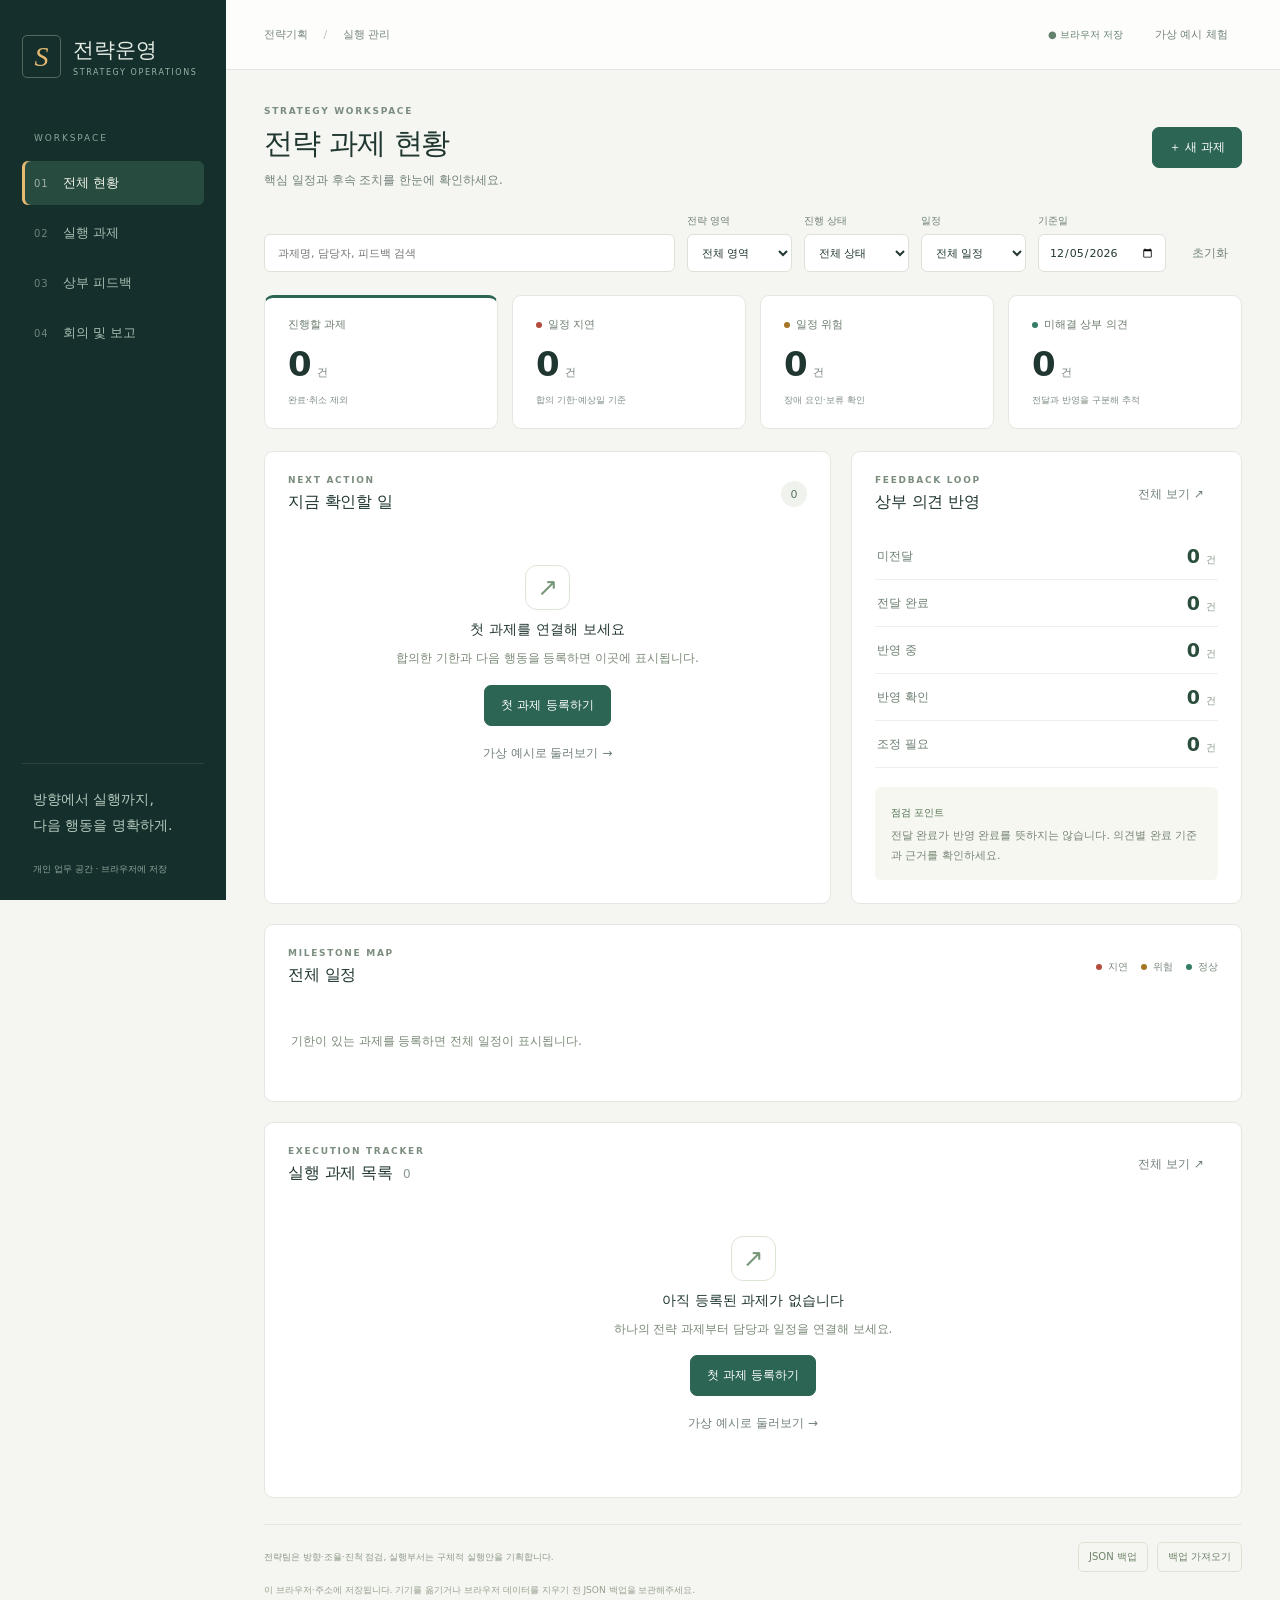
<file: index.html>
<!doctype html>
<html lang="ko"><head><meta charset="utf-8"><meta name="viewport" content="width=device-width,initial-scale=1"><meta http-equiv="refresh" content="0;url=./strategy-dashboard/index.html"><title>전략팀 업무 대시보드</title></head><body><a href="./strategy-dashboard/index.html">업무 대시보드 열기</a></body></html>
</file>
<file: strategy-dashboard/styles.css>
:root{--nav:#142f2c;--green:#2c6554;--gold:#e5bb73;--ink:#203631;--muted:#718079;--line:#e3e8e0;--paper:#f5f6f1;--red:#b44c3d;--amber:#a67525;--teal:#347c67;font-family:"Malgun Gothic","맑은 고딕",system-ui,sans-serif;color:var(--ink);background:var(--paper);font-synthesis:none}*{box-sizing:border-box}body{margin:0}button,input,textarea,select{font:inherit;color:inherit}button,a,input,select,textarea{outline-offset:4px}button{cursor:pointer;border:1px solid var(--line);background:white;border-radius:7px;padding:9px 13px;font-size:12px;min-height:36px}button:hover{border-color:#799487;background:#f1f5ef}:focus-visible{outline:3px solid #b98a3f}a{color:inherit}button.primary{background:var(--green);color:white;border-color:var(--green);padding:11px 16px;font-weight:700}button.primary:hover{background:#1e4b3e}button.quiet{border-color:transparent;background:transparent;color:var(--muted)}button.quiet:hover{background:#f0f3ed;color:var(--ink)}[hidden]{display:none!important}.sr-only{position:absolute;width:1px;height:1px;margin:-1px;overflow:hidden;clip:rect(0,0,0,0);white-space:nowrap}.skip{position:fixed;top:-70px;left:20px;z-index:20;background:white;padding:12px}.skip:focus{top:10px}.sidebar{position:fixed;left:0;top:0;bottom:0;width:226px;background:var(--nav);color:#e4ece3;display:flex;flex-direction:column;padding:35px 22px 24px}.brand{display:flex;gap:12px;align-items:center;text-decoration:none;font-size:21px;font-weight:700}.brand-icon{display:grid;place-items:center;width:39px;height:43px;border:1px solid #a8b7a66b;border-radius:5px;color:var(--gold);font:italic 28px Georgia,serif}.brand small{display:block;font-size:8px;letter-spacing:1.6px;color:#97b2a6;font-weight:400;margin-top:4px}.nav-label{font-size:9px;letter-spacing:1.9px;color:#89a69a;margin:55px 12px 18px}.sidebar nav{display:grid;gap:6px}.sidebar nav button{display:flex;align-items:center;gap:14px;text-align:left;color:#a8beb2;border:0;background:transparent;border-radius:6px;padding:13px 12px;font-size:13px}.sidebar nav button span{font-size:10px;opacity:.6;letter-spacing:1px}.sidebar nav button:hover,.sidebar nav button.active{background:#284b40;color:#f0f4e8}.sidebar nav button.active{box-shadow:inset 3px 0 var(--gold)}.side-bottom{margin-top:auto;padding:22px 11px 0;border-top:1px solid #ffffff1a}.side-bottom p{font-size:14px;line-height:1.9;color:#b6cabe;margin:0 0 24px}.side-bottom a{font-size:11px;display:block;text-decoration:none;color:#b6cabe}.side-bottom small{font-size:9px;display:block;color:#91aa9c;margin-top:20px}.workspace{margin-left:226px}.topbar{height:70px;background:#ffffffc9;border-bottom:1px solid var(--line);display:flex;justify-content:space-between;align-items:center;padding:0 38px;font-size:11px;color:#77877d}.topbar b{font-weight:400;color:#bdc7bc;padding:0 12px}.top-tools{display:flex;gap:18px;align-items:center}.top-tools #save-state{font-size:10px;color:#64816d}.top-tools button{font-size:11px}main{padding:36px 38px 24px;max-width:1660px;margin:0 auto}.page-heading{display:flex;justify-content:space-between;align-items:center;margin-bottom:25px}.eyebrow{font-size:9px;letter-spacing:1.7px;font-weight:700;color:#7b8d7f;display:block;margin-bottom:8px}h1{font-size:29px;letter-spacing:-1.1px;font-weight:700;margin:0 0 8px}h2{font-size:16px;letter-spacing:-.3px;margin:0}h3{font-size:15px;margin:8px 0}.page-heading p{font-size:12px;color:var(--muted);margin:0}.toolbar{display:flex;flex-wrap:wrap;align-items:end;gap:12px;margin-bottom:23px}.toolbar label{display:grid;gap:6px;min-width:105px}.toolbar label>span{font-size:10px;color:var(--muted)}.toolbar input,.toolbar select{border:1px solid #dce2d7;background:white;min-height:38px;border-radius:6px;padding:8px 10px;font-size:11px;max-width:100%}.toolbar .search{flex:1;min-width:180px}.search input{padding-left:13px}.metrics{display:grid;grid-template-columns:repeat(4,minmax(0,1fr));gap:14px;margin-bottom:22px}.metrics button{text-align:left;padding:21px 23px;background:#fff;border-radius:9px;border:1px solid var(--line);box-shadow:0 3px 8px #15392b02;min-width:0}.metrics button:first-child{border-top:3px solid var(--green);padding-top:19px}.metrics button>span{font-size:11px;color:#6b7b6d}.metrics strong{display:block;font-size:34px;letter-spacing:-1px;margin:14px 0 9px;line-height:1.1;font-weight:600}.metrics strong small{font-size:11px;font-weight:400;margin-left:6px;color:var(--muted);letter-spacing:0}.metrics em{font-style:normal;font-size:9px;color:#7d8b80}.dot{display:inline-block;width:6px;height:6px;border-radius:50%;background:var(--teal);margin-right:6px;vertical-align:middle}.dot.red{background:var(--red)}.dot.amber{background:var(--amber)}.dot.teal{background:var(--teal)}.panel{background:white;border:1px solid var(--line);border-radius:9px;padding:23px;margin-bottom:20px;min-width:0}.overview-grid{display:grid;grid-template-columns:1.45fr 1fr;gap:20px}.section-head{display:flex;justify-content:space-between;align-items:center;gap:12px;margin-bottom:20px}.section-head .eyebrow{margin-bottom:7px}.section-head p{margin:8px 0 0}.count{display:grid;place-items:center;min-width:26px;height:26px;border-radius:50%;background:#f0f3ed;color:#58745d;font-size:11px}.inline-count{color:#8a998e;font-size:12px;font-weight:400;margin-left:5px}.action-item{width:100%;padding:15px 0;display:grid;grid-template-columns:7px 1fr auto 15px;gap:12px;align-items:start;border:0;border-bottom:1px solid #eef0e9;border-radius:0;text-align:left;background:none}.action-item:last-child{border-bottom:0}.action-item strong{font-size:12px;font-weight:600;line-height:1.5}.action-item small{display:block;font-size:10px;margin-top:5px;color:#849184}.action-item p{font-size:11px;color:#657968;line-height:1.7;margin:8px 0 0}.action-dot{width:5px;height:5px;background:#839284;border-radius:50%;margin-top:7px}.action-dot.late{background:var(--red)}.action-dot.risk{background:var(--amber)}.arrow{color:#8c9e8a;font-size:15px}.badge{display:inline-flex;font-size:10px;line-height:1.4;padding:5px 8px;border-radius:4px;white-space:nowrap;background:#f0f2ed;color:#71816f}.badge.late{background:#f9eeeb;color:#ae5344}.badge.risk{background:#fbf3df;color:#9d7627}.badge.normal,.badge.done{background:#eaf3ed;color:#3f7a5b}.badge.unknown{background:#f0f1ec;color:#7a8172}.feedback-stages>div{display:flex;align-items:center;justify-content:space-between;border-bottom:1px solid #edf0e8;padding:12px 2px;font-size:12px;color:#6c7e70}.feedback-stages strong{font-size:19px;color:#2b4d3c;font-weight:600}.feedback-stages small{font-size:10px;font-weight:400;margin-left:6px;color:#8a998c}.insight{background:#f5f7f0;border-radius:6px;padding:14px 16px;margin-top:19px}.insight span{font-size:10px;color:#537252;font-weight:700}.insight p{font-size:11px;color:#788574;line-height:1.8;margin:6px 0 0}.legend{display:flex;align-items:center;gap:5px;color:#7a887b;font-size:10px}.legend .dot{margin-left:8px;margin-right:1px}.timeline-scroll{overflow-x:auto}.timeline{min-width:580px}.timeline-header,.timeline-row{display:grid;grid-template-columns:225px 1fr;gap:22px;align-items:center}.timeline-header{font-size:9px;color:#879385;padding:0 0 13px;border-bottom:1px solid #e88ee4}.timeline-labels{display:flex;justify-content:space-between;gap:3px;font-size:9px}.timeline-row{min-height:62px;border-bottom:1px solid #f1f3ed}.timeline-name{border:0;border-radius:0;padding:10px 0;text-align:left;background:none;min-width:0}.timeline-name strong{font-size:11px;display:block;line-height:1.5;font-weight:500;overflow-wrap:anywhere}.timeline-name small{font-size:9px;color:#8c988b;display:block;margin-top:5px}.timeline-track{height:26px;position:relative;background:repeating-linear-gradient(90deg,#edf0e9 0 1px,transparent 1px 25%);margin:0 7px}.timeline-bar{position:absolute;top:8px;height:10px;border-radius:3px;background:#a4b8a0}.timeline-bar.late{background:#daaa9b}.timeline-bar.risk{background:#dfc886}.timeline-bar.normal,.timeline-bar.done{background:#91b09c}.milestone{position:absolute;top:1px;transform:translateX(-50%);font-size:16px;color:#8b9d84;z-index:2}.milestone.late{color:#bc6a57}.milestone.risk{color:#b89347}.milestone.normal,.milestone.done{color:#5b8b6e}.forecast-dot{position:absolute;top:1px;transform:translateX(-50%);font-size:17px;color:#b5684a;z-index:3}.today-line{position:absolute;top:0;bottom:0;border-left:1px dashed #587667;z-index:1}.timeline-legend{display:flex;gap:18px;font-size:9px;color:#8a9788;margin-top:15px}.table-wrap{overflow:auto}table{width:100%;border-collapse:collapse;text-align:left;font-size:11px}th{background:#f6f8f2;font-weight:500;color:#81917f;font-size:10px;padding:12px 10px;white-space:nowrap}td{padding:17px 10px;border-bottom:1px solid #edf0e8;vertical-align:top;min-width:80px}td:first-child{min-width:220px}td small{display:block;color:#8b9788;font-size:9px;margin-top:7px}.overline{display:block;color:#849880;font-size:9px;margin-bottom:5px}.text-button{background:transparent;border:0;padding:0;text-align:left;border-radius:0;min-height:0;line-height:1.7}.text-button:hover{background:transparent;color:#347957;text-decoration:underline}.title-link{font-size:12px;font-weight:600;display:block;overflow-wrap:anywhere}.dates{white-space:nowrap;font-variant-numeric:tabular-nums}.next-cell{min-width:170px;max-width:260px;line-height:1.8;color:#6b806b;overflow-wrap:anywhere}.empty-state{display:flex;flex-direction:column;align-items:center;padding:32px 15px;text-align:center;gap:9px}.empty-icon{color:#779678;border:1px solid #dce6d6;border-radius:12px;font-size:25px;width:45px;height:45px;display:grid;place-items:center;margin-bottom:2px}.empty-state h3{margin:0;font-size:14px}.empty-state p,.panel-empty{font-size:12px;color:#7a8a77;line-height:1.8}.empty-state p{margin:0 0 6px}.panel-empty{padding:25px 3px;margin:0}.feedback-cards{display:grid;grid-template-columns:repeat(2,minmax(0,1fr));gap:18px}.feedback-card{border:1px solid var(--line);border-radius:7px;padding:20px;min-width:0}.feedback-card .section-head{margin-bottom:14px}.feedback-card .title-link{font-size:14px}.muted{font-size:11px;color:var(--muted);line-height:1.8}.linked-task{font-size:10px;background:#f5f7f0;padding:11px 12px;border-radius:4px;margin:16px 0;color:#678262;overflow-wrap:anywhere}dl{margin:0 0 12px}dl>div{display:grid;grid-template-columns:115px 1fr;gap:9px;margin-bottom:12px;font-size:11px;line-height:1.8}dt{color:#8c9887}dd{margin:0;overflow-wrap:anywhere}.report-controls{display:flex;align-items:end;gap:10px;margin-bottom:16px}.report-controls label{display:grid;gap:8px;font-size:11px;color:#73866f}.report-controls select{padding:10px;border:1px solid var(--line);border-radius:5px;background:white}.report-text{width:100%;min-height:540px;resize:vertical;padding:23px;border:1px solid var(--line);border-radius:7px;font-size:12px;line-height:2;background:#fafbf7}.footer{border-top:1px solid var(--line);margin-top:26px;padding-top:17px;display:flex;justify-content:space-between;align-items:center;gap:15px;color:#8b9987;font-size:9px}.footer>div{display:flex;align-items:center;gap:9px;flex-wrap:wrap}.footer button,.file-button{font-size:10px;color:#6e8368;background:transparent;border:1px solid #dce3d5;border-radius:5px;padding:7px 10px;min-height:30px}.footer a{font-size:10px;text-decoration:none}.file-button{position:relative;display:inline-flex;align-items:center;cursor:pointer}.file-button input{position:absolute;opacity:0;inset:0;width:100%;cursor:pointer}.file-button:focus-within{outline:3px solid #b98a3f}.storage-note{font-size:9px;color:#96a08f;margin:12px 0 0}.demo-banner{display:flex;align-items:center;gap:15px;background:#fff5db;color:#826327;border:1px solid #eddfb8;padding:12px 16px;font-size:11px;border-radius:6px;margin-bottom:20px}.demo-banner strong{white-space:nowrap}.demo-banner button{margin-left:auto;background:transparent;border-color:#e0cea0;font-size:10px;color:#826327;white-space:nowrap}.notice{padding:13px 16px;background:#edf3e9;border:1px solid #ceddc8;border-radius:6px;font-size:12px;line-height:1.8;margin-bottom:18px}dialog{width:min(780px,calc(100% - 30px));border:1px solid var(--line);border-radius:12px;padding:0;color:var(--ink);max-height:90vh;box-shadow:0 20px 80px #102c2a38}dialog::backdrop{background:#10282480;backdrop-filter:blur(3px)}dialog form{padding:27px}.dialog-head{display:flex;align-items:center;justify-content:space-between;gap:15px;margin-bottom:24px}.dialog-head h2{font-size:20px}.icon-button{border:0;font-size:25px;background:transparent;color:#8b9885}.form-grid{display:grid;grid-template-columns:1fr 1fr;gap:18px}.form-grid label{display:grid;gap:7px;font-size:11px;color:#657960}.form-grid input,.form-grid select,.form-grid textarea{width:100%;min-width:0;border:1px solid #d9e1d3;border-radius:5px;padding:10px;background:#fcfdf9;font-size:12px;line-height:1.6;color:var(--ink)}.form-grid textarea{resize:vertical;min-height:68px}.form-grid small{font-size:10px;color:#8a9781;line-height:1.7}.form-grid .wide{grid-column:1/-1}.required{color:#ab5d42}.dialog-foot{display:flex;justify-content:end;gap:9px;margin-top:23px;border-top:1px solid var(--line);padding-top:20px}.form-error{color:#ad493d;font-size:12px;line-height:1.8}.history{font-size:11px;color:#71836b}.history article{padding:14px 0;border-bottom:1px solid var(--line)}.history small{display:block;overflow-wrap:anywhere}.history summary{cursor:pointer}#confirm-dialog{max-width:500px}#confirm-text{font-size:13px;line-height:1.9}
@media(min-width:1500px){.metrics strong{font-size:39px}.overview-grid{grid-template-columns:1.5fr 1fr}.panel{padding:27px}.timeline-header,.timeline-row{grid-template-columns:260px 1fr}}
@media(max-width:1100px){.sidebar{width:190px;padding:30px 16px}.workspace{margin-left:190px}.topbar{padding:0 25px}main{padding:28px 25px}.overview-grid{grid-template-columns:1fr}.metrics{gap:10px}.metrics button{padding:17px 15px}.metrics button:first-child{padding-top:15px}.metrics em{font-size:8px}.feedback-cards{grid-template-columns:1fr}.footer{align-items:start;flex-direction:column}}
@media(max-width:760px){.sidebar{position:relative;inset:auto;width:100%;padding:15px 18px;display:block}.brand{font-size:18px}.brand-icon{width:31px;height:34px;font-size:23px}.brand small{font-size:7px}.nav-label,.side-bottom{display:none}.sidebar nav{grid-template-columns:repeat(4,1fr);gap:4px;margin-top:17px}.sidebar nav button{justify-content:center;padding:10px 3px;font-size:11px;gap:0;white-space:nowrap}.sidebar nav button span{display:none}.sidebar nav button.active{box-shadow:inset 0 -2px var(--gold)}.workspace{margin-left:0}.topbar{height:51px;padding:0 18px}.topbar>span{font-size:10px}.top-tools{gap:4px}.top-tools #save-state{display:none}.top-tools button{font-size:10px;padding-right:0}main{padding:26px 18px}.page-heading{gap:10px;align-items:start}h1{font-size:25px}.page-heading p{font-size:11px;line-height:1.8;max-width:230px}.page-heading .primary{padding:10px 12px;white-space:nowrap;font-size:11px}.toolbar{gap:9px}.toolbar .search{flex:1 1 100%}.toolbar label{min-width:0;flex:1 1 40%}.toolbar #clear-filters{font-size:10px}.metrics{grid-template-columns:repeat(2,1fr);gap:10px}.metrics button{padding:17px}.metrics strong{font-size:30px;margin:12px 0 8px}.metrics em{font-size:8px}.panel{padding:18px}.section-head h2{font-size:15px}.overview-grid{gap:0}.timeline-header,.timeline-row{grid-template-columns:190px 1fr;gap:15px}.timeline{min-width:620px}.legend{font-size:9px}.feedback-card{padding:16px}.demo-banner{flex-wrap:wrap;gap:8px;font-size:10px}.demo-banner span{flex-basis:100%;line-height:1.8}.demo-banner button{margin-left:0}.form-grid{grid-template-columns:1fr}.form-grid .wide{grid-column:auto}dialog form{padding:22px}.dialog-head h2{font-size:18px}.footer{font-size:9px;line-height:1.8}.report-controls{flex-wrap:wrap}.report-text{padding:14px;font-size:11px}.action-item{grid-template-columns:6px 1fr auto;gap:9px}.action-item .arrow{display:none}dl>div{grid-template-columns:100px 1fr}}
@media print{.sidebar,.topbar,.toolbar,.footer,.storage-note,.page-heading>button,.demo-banner button,.report-controls,.skip{display:none!important}.workspace{margin:0}main{padding:0}.panel{break-inside:avoid}.metrics{grid-template-columns:repeat(4,1fr)}.overview-grid{grid-template-columns:1.4fr 1fr}.page-heading{margin-bottom:15px}body{background:white}.table-wrap,.timeline-scroll{overflow:visible}.timeline{min-width:0}@page{size:A4 landscape;margin:12mm}}
</file>
